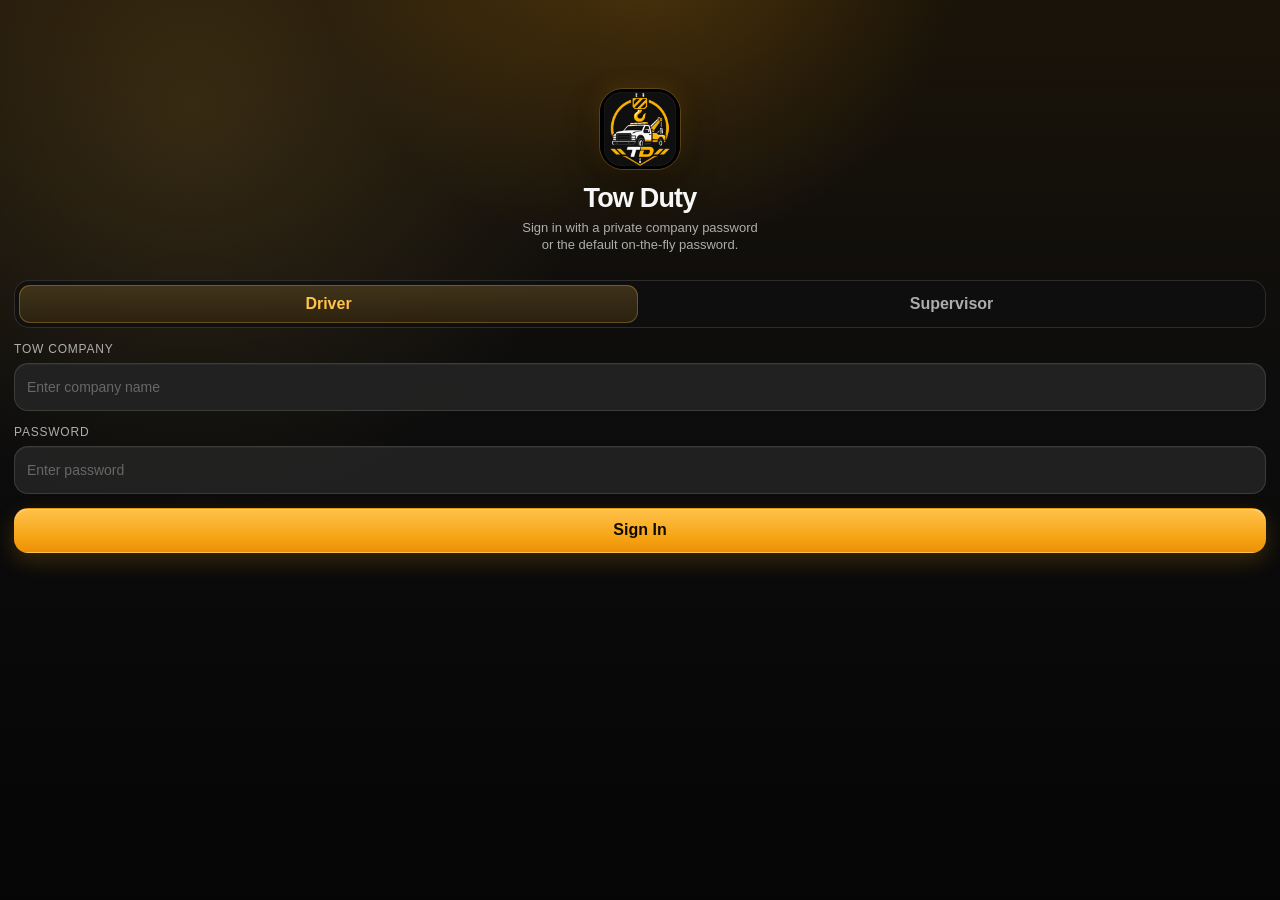
<file: phone/index.html>
<!doctype html>
<html lang="en">
<head>
    <meta charset="utf-8" />
    <meta name="viewport" content="width=device-width, initial-scale=1" />
    <title>Tow Duty</title>
    <link rel="stylesheet" href="style.css" />
</head>
<body>
    <main class="app-shell">
        <section id="loginView" class="view">
            <div class="hero">
                <img class="app-icon" src="icon.png" alt="Tow Duty icon" />
                <h1>Tow Duty</h1>
                <p id="loginSubtitle">Sign in with a private company password or the default on-the-fly password.</p>
            </div>

            <div id="loginModeTabs" class="mode-tabs" aria-label="Sign-in type">
                <button id="driverModeBtn" class="mode-tab active" type="button">Driver</button>
                <button id="supervisorModeBtn" class="mode-tab" type="button">Supervisor</button>
            </div>

            <div id="driverLoginForm" class="login-form">
                <label class="field">
                    <span>Tow company</span>
                    <input id="companyInput" type="text" autocomplete="off" placeholder="Enter company name" />
                </label>

                <label class="field">
                    <span>Password</span>
                    <input id="passwordInput" type="password" autocomplete="off" placeholder="Enter password" />
                </label>

                <button id="loginBtn" class="primary" type="button">Sign In</button>
                <div id="loginError" class="error hidden"></div>
            </div>

            <div id="supervisorLoginForm" class="login-form hidden">
                <div class="info-card compact">
                    <div class="status-icon">S</div>
                    <div>
                        <strong>Company supervisor</strong>
                        <small>Your FiveM identifier must be listed for this company in the config.</small>
                    </div>
                </div>

                <label class="field">
                    <span>Company</span>
                    <input id="supervisorCompanyInput" type="text" autocomplete="off" placeholder="Enter managed company" />
                </label>

                <label class="field">
                    <span>Supervisor password <small>(if required)</small></span>
                    <input id="supervisorPasswordInput" type="password" autocomplete="off" placeholder="Optional company password" />
                </label>

                <button id="supervisorLoginBtn" class="primary" type="button">Open Supervisor Panel</button>
                <div id="supervisorLoginError" class="error hidden"></div>
            </div>

            <button id="loginBackBtn" class="ghost wide hidden" type="button">Back</button>
        </section>

        <section id="dutyView" class="view hidden">
            <header class="topbar">
                <div class="title-block">
                    <p class="eyebrow">Signed in</p>
                    <h1 id="companyTitle">Tow</h1>
                </div>
                <div class="topbar-actions">
                    <button id="manageBtn" class="ghost hidden" type="button">Manage</button>
                    <button id="logoutBtn" class="ghost" type="button">Sign out</button>
                </div>
            </header>

            <div id="offerCard" class="offer hidden">
                <p class="eyebrow">Incoming call</p>
                <h2 id="offerTitle">Tow Call</h2>
                <p id="offerMeta">Waiting for response</p>
                <div class="button-row">
                    <button id="acceptOfferBtn" class="primary" type="button">Accept</button>
                    <button id="rejectOfferBtn" class="danger" type="button">Reject</button>
                </div>
            </div>

            <label class="switch-row">
                <input id="phoneOnlyToggle" type="checkbox" />
                <span>
                    <strong>Phone-only alerts</strong>
                    <small>Hide the top-screen prompt and use phone notifications/app alerts.</small>
                </span>
            </label>

            <div class="status-card">
                <div class="status-icon">TD</div>
                <div>
                    <strong>Tow Duty active</strong>
                    <small>You will only receive tow calls while signed in through this app.</small>
                </div>
            </div>

            <section class="queue-section">
                <div class="queue-head">
                    <div>
                        <p class="eyebrow">Queue</p>
                        <h2 id="queueCount">0 calls</h2>
                    </div>
                    <button id="refreshBtn" class="ghost" type="button">Refresh</button>
                </div>
                <div id="queueList" class="queue-list"></div>
            </section>
        </section>

        <section id="supervisorView" class="view hidden">
            <header class="topbar supervisor-topbar">
                <div class="title-block">
                    <p class="eyebrow">Supervisor panel</p>
                    <h1 id="supervisorCompanyTitle">Company</h1>
                </div>
                <div class="topbar-actions">
                    <button id="supervisorDutyBtn" class="ghost" type="button">Tow duty</button>
                    <button id="supervisorLogoutBtn" class="ghost" type="button">Exit</button>
                </div>
            </header>

            <div class="info-card management-card">
                <div class="status-icon">S</div>
                <div>
                    <strong>Company settings</strong>
                    <small>You can only view and edit the company assigned to your supervisor account.</small>
                </div>
            </div>

            <section class="settings-card">
                <div class="settings-heading">
                    <p class="eyebrow">Public identity</p>
                    <h2>Company details</h2>
                </div>

                <label class="field">
                    <span>Company display name</span>
                    <input id="managedCompanyNameInput" type="text" autocomplete="off" placeholder="Company name" />
                </label>

                <div class="divider"></div>

                <div class="settings-heading">
                    <p class="eyebrow">Driver access</p>
                    <h2>Change duty password</h2>
                    <small>Leave both password fields blank to keep the current password.</small>
                </div>

                <label class="field">
                    <span>New driver password</span>
                    <input id="managedPasswordInput" type="password" autocomplete="off" placeholder="New password" />
                </label>

                <label class="field">
                    <span>Confirm driver password</span>
                    <input id="managedPasswordConfirmInput" type="password" autocomplete="off" placeholder="Confirm password" />
                </label>

                <button id="saveCompanyBtn" class="primary" type="button">Save Company Settings</button>
                <div id="supervisorFeedback" class="feedback hidden"></div>
            </section>

            <div class="security-note">
                <strong>Restricted access</strong>
                <small>This panel never displays another company's settings or its current driver password.</small>
            </div>
        </section>
    </main>

    <script src="app.js"></script>
</body>
</html>
</file>
<file: phone/style.css>
* {
    box-sizing: border-box;
}

:root {
    --td-bg: #080808;
    --td-bg-soft: #111111;
    --td-panel: rgba(25, 25, 25, 0.94);
    --td-card: rgba(35, 35, 35, 0.92);
    --td-card-strong: rgba(44, 44, 44, 0.96);
    --td-border: rgba(255, 255, 255, 0.12);
    --td-border-gold: rgba(255, 171, 24, 0.38);
    --td-gold: #f6a313;
    --td-gold-light: #ffc24b;
    --td-gold-dark: #c77b00;
    --td-text: #f7f7f7;
    --td-muted: rgba(247, 247, 247, 0.68);
    --td-soft: rgba(247, 247, 247, 0.44);
    --td-danger: #2b2220;
    --td-danger-border: rgba(255, 126, 73, 0.42);
}

html,
body {
    width: 100%;
    min-height: 100%;
}

body {
    margin: 0;
    min-height: 100vh;
    background: var(--td-bg);
    color: var(--td-text);
    font-family: Inter, Arial, Helvetica, sans-serif;
    overflow-x: hidden;
}

button,
input {
    font: inherit;
}

button {
    -webkit-tap-highlight-color: transparent;
}

.hidden {
    display: none !important;
}

.app-shell {
    min-height: 100vh;
    padding: 66px 14px 24px;
    background:
        radial-gradient(circle at 50% -8%, rgba(246, 163, 19, 0.24), transparent 28%),
        radial-gradient(circle at 15% 12%, rgba(255, 194, 75, 0.14), transparent 30%),
        linear-gradient(180deg, #1a1308 0%, #0d0d0d 42%, #050505 100%);
}

.view {
    display: flex;
    flex-direction: column;
    gap: 14px;
}

#loginView {
    padding-top: 20px;
}

#dutyView {
    padding-top: 10px;
}

.hero {
    padding: 2px 6px 12px;
    text-align: center;
}

.app-icon {
    width: 82px;
    height: 82px;
    margin: 0 auto 14px;
    border-radius: 24px;
    display: block;
    object-fit: cover;
    border: 1px solid rgba(255, 194, 75, 0.22);
    box-shadow: 0 16px 35px rgba(0, 0, 0, 0.46), 0 0 22px rgba(246, 163, 19, 0.16);
}

h1,
h2,
p {
    margin: 0;
}

h1 {
    font-size: 27px;
    line-height: 1.05;
    font-weight: 850;
    letter-spacing: -0.03em;
}

h2 {
    font-size: 18px;
    line-height: 1.16;
    font-weight: 800;
    letter-spacing: -0.015em;
}

.hero p {
    max-width: 240px;
    margin: 8px auto 0;
    font-size: 13px;
    line-height: 1.28;
    color: var(--td-muted);
}

small,
.empty,
.meta,
#offerMeta {
    color: var(--td-muted);
}

.field {
    display: flex;
    flex-direction: column;
    gap: 7px;
    color: var(--td-muted);
    font-size: 12px;
    text-transform: uppercase;
    letter-spacing: 0.065em;
}

.field input {
    width: 100%;
    min-height: 48px;
    border: 1px solid var(--td-border);
    border-radius: 14px;
    background: var(--td-card);
    color: #fff;
    padding: 0 12px;
    outline: none;
    font-size: 14px;
    text-transform: none;
    letter-spacing: normal;
    box-shadow: inset 0 1px 0 rgba(255, 255, 255, 0.04);
}

.field input::placeholder {
    color: rgba(247, 247, 247, 0.33);
}

.field input:focus {
    border-color: rgba(255, 194, 75, 0.72);
    box-shadow: 0 0 0 3px rgba(246, 163, 19, 0.11);
}

.primary,
.danger,
.ghost {
    border-radius: 14px;
    padding: 12px 14px;
    cursor: pointer;
    font-weight: 850;
    border: 1px solid transparent;
    min-height: 45px;
}

.primary {
    background: linear-gradient(180deg, var(--td-gold-light) 0%, var(--td-gold) 68%, #ec9008 100%);
    color: #120b00;
    box-shadow: 0 8px 22px rgba(246, 163, 19, 0.2), inset 0 1px 0 rgba(255, 255, 255, 0.28);
}

.primary:active {
    transform: translateY(1px);
}

.danger {
    background: var(--td-danger);
    color: #fff;
    border-color: var(--td-danger-border);
}

.ghost {
    min-height: 38px;
    padding: 9px 12px;
    background: rgba(255, 255, 255, 0.1);
    color: #fff;
    border-color: rgba(255, 255, 255, 0.08);
}

.error {
    border: 1px solid rgba(239, 68, 68, 0.42);
    background: rgba(239, 68, 68, 0.14);
    color: #fecaca;
    border-radius: 14px;
    padding: 10px 12px;
    font-size: 13px;
    line-height: 1.3;
}

.topbar,
.queue-head,
.call-top {
    display: flex;
    align-items: center;
    justify-content: space-between;
    gap: 10px;
}

.topbar h1 {
    max-width: 150px;
    overflow: hidden;
    text-overflow: ellipsis;
    white-space: nowrap;
}

.eyebrow {
    color: var(--td-soft);
    font-size: 11px;
    text-transform: uppercase;
    letter-spacing: 0.085em;
    margin-bottom: 4px;
}

.offer,
.switch-row,
.call-card,
.empty,
.status-card {
    border: 1px solid var(--td-border);
    border-radius: 17px;
    background: var(--td-panel);
    box-shadow: inset 0 1px 0 rgba(255, 255, 255, 0.035);
}

.offer {
    padding: 14px;
    display: flex;
    flex-direction: column;
    gap: 10px;
    border-color: var(--td-border-gold);
    background:
        radial-gradient(circle at 12% 0%, rgba(246, 163, 19, 0.16), transparent 48%),
        var(--td-panel);
}

#offerMeta {
    font-size: 13px;
    line-height: 1.32;
}

.button-row {
    display: grid;
    grid-template-columns: 1fr 1fr;
    gap: 10px;
}

.switch-row {
    display: grid;
    grid-template-columns: auto 1fr;
    gap: 11px;
    align-items: center;
    padding: 12px;
}

.switch-row input {
    appearance: none;
    -webkit-appearance: none;
    width: 42px;
    height: 24px;
    margin: 0;
    border-radius: 999px;
    border: 1px solid rgba(255, 255, 255, 0.16);
    background: rgba(255, 255, 255, 0.12);
    position: relative;
    outline: none;
    transition: background 140ms ease, border-color 140ms ease;
}

.switch-row input::after {
    content: "";
    position: absolute;
    width: 18px;
    height: 18px;
    left: 2px;
    top: 2px;
    border-radius: 999px;
    background: #f7f7f7;
    transition: transform 140ms ease;
}

.switch-row input:checked {
    background: var(--td-gold);
    border-color: var(--td-gold-light);
}

.switch-row input:checked::after {
    transform: translateX(18px);
    background: #120b00;
}

.switch-row input:disabled {
    opacity: 0.82;
}

.switch-row span,
.status-card div {
    display: flex;
    flex-direction: column;
    gap: 3px;
}

.switch-row strong,
.status-card strong {
    font-size: 14px;
    line-height: 1.1;
}

.switch-row small,
.status-card small {
    font-size: 12px;
    line-height: 1.24;
}

.status-card {
    display: grid;
    grid-template-columns: auto 1fr;
    gap: 10px;
    align-items: center;
    padding: 12px;
}

.status-icon {
    width: 36px;
    height: 36px;
    border-radius: 12px;
    display: grid;
    place-items: center;
    background: linear-gradient(180deg, var(--td-gold-light), var(--td-gold));
    color: #120b00;
    font-size: 12px;
    font-weight: 950;
    letter-spacing: -0.05em;
    box-shadow: 0 8px 18px rgba(246, 163, 19, 0.18);
}

.queue-section {
    display: flex;
    flex-direction: column;
    gap: 10px;
}

.queue-list {
    display: flex;
    flex-direction: column;
    gap: 10px;
}

.call-card {
    padding: 12px;
}

.call-title {
    font-weight: 850;
    font-size: 14px;
    line-height: 1.2;
    min-width: 0;
    overflow: hidden;
    text-overflow: ellipsis;
    white-space: nowrap;
}

.status {
    flex: 0 0 auto;
    padding: 5px 8px 4px;
    border-radius: 999px;
    background: rgba(246, 163, 19, 0.18);
    color: #ffd98a;
    font-size: 10px;
    font-weight: 850;
    text-transform: uppercase;
    border: 1px solid rgba(246, 163, 19, 0.26);
}

.meta {
    margin-top: 9px;
    display: grid;
    grid-template-columns: 1fr 1fr;
    gap: 6px 8px;
    font-size: 12px;
    line-height: 1.25;
}

.call-actions {
    margin-top: 11px;
    display: grid;
    grid-template-columns: 1fr;
    gap: 8px;
}

.call-actions.two {
    grid-template-columns: 1fr 1fr;
}

.call-actions button:disabled {
    opacity: 0.45;
    cursor: not-allowed;
    transform: none;
}

.empty {
    padding: 22px 12px;
    text-align: center;
    font-size: 13px;
    line-height: 1.3;
    background: rgba(35, 35, 35, 0.78);
}

@media (max-height: 620px) {
    .app-shell {
        padding-top: 42px;
    }

    #loginView {
        padding-top: 8px;
    }

    .app-icon {
        width: 72px;
        height: 72px;
        margin-bottom: 12px;
    }

    .hero {
        padding-bottom: 8px;
    }

    .hero p {
        font-size: 12px;
    }
}

/* Driver / supervisor navigation */
.mode-tabs {
    display: grid;
    grid-template-columns: 1fr 1fr;
    gap: 4px;
    padding: 4px;
    border: 1px solid var(--td-border);
    border-radius: 15px;
    background: rgba(15, 15, 15, 0.82);
}

.mode-tab {
    min-height: 38px;
    border: 0;
    border-radius: 11px;
    background: transparent;
    color: var(--td-muted);
    font-weight: 800;
    cursor: pointer;
}

.mode-tab.active {
    background: linear-gradient(180deg, rgba(255, 194, 75, 0.2), rgba(246, 163, 19, 0.12));
    color: var(--td-gold-light);
    box-shadow: inset 0 0 0 1px rgba(255, 194, 75, 0.28);
}

.login-form {
    display: flex;
    flex-direction: column;
    gap: 14px;
}

.topbar-actions {
    display: flex;
    align-items: center;
    justify-content: flex-end;
    gap: 6px;
}

.topbar-actions .ghost {
    min-height: 36px;
    padding: 8px 10px;
    font-size: 12px;
}

.title-block {
    min-width: 0;
    flex: 1 1 auto;
}

.wide {
    width: 100%;
}

.info-card,
.settings-card,
.security-note {
    border: 1px solid var(--td-border);
    border-radius: 17px;
    background: var(--td-panel);
    box-shadow: inset 0 1px 0 rgba(255, 255, 255, 0.035);
}

.info-card {
    display: grid;
    grid-template-columns: auto 1fr;
    gap: 10px;
    align-items: center;
    padding: 12px;
}

.info-card.compact {
    background:
        radial-gradient(circle at 0% 0%, rgba(246, 163, 19, 0.14), transparent 48%),
        var(--td-panel);
    border-color: rgba(246, 163, 19, 0.24);
}

.info-card div,
.security-note {
    display: flex;
    flex-direction: column;
    gap: 4px;
}

.info-card strong,
.security-note strong {
    font-size: 14px;
    line-height: 1.15;
}

.info-card small,
.security-note small,
.settings-heading small {
    color: var(--td-muted);
    font-size: 12px;
    line-height: 1.3;
}

.management-card {
    border-color: var(--td-border-gold);
    background:
        radial-gradient(circle at 0% 0%, rgba(246, 163, 19, 0.16), transparent 52%),
        var(--td-panel);
}

.settings-card {
    display: flex;
    flex-direction: column;
    gap: 14px;
    padding: 14px;
}

.settings-heading {
    display: flex;
    flex-direction: column;
    gap: 3px;
}

.divider {
    height: 1px;
    background: var(--td-border);
    margin: 1px 0;
}

.security-note {
    padding: 12px;
    border-color: rgba(246, 163, 19, 0.22);
    background: rgba(246, 163, 19, 0.08);
}

.feedback {
    border-radius: 14px;
    padding: 10px 12px;
    font-size: 13px;
    line-height: 1.3;
    border: 1px solid rgba(239, 68, 68, 0.42);
    background: rgba(239, 68, 68, 0.14);
    color: #fecaca;
}

.feedback.success {
    border-color: rgba(246, 163, 19, 0.4);
    background: rgba(246, 163, 19, 0.12);
    color: #ffe0a3;
}

.primary:disabled,
.ghost:disabled,
.danger:disabled {
    opacity: 0.55;
    cursor: not-allowed;
    transform: none;
}

#supervisorView {
    padding-top: 10px;
}

.supervisor-topbar h1 {
    max-width: 132px;
}

@media (max-width: 340px) {
    .topbar-actions {
        gap: 4px;
    }

    .topbar-actions .ghost {
        padding: 8px;
        font-size: 11px;
    }

    .supervisor-topbar h1 {
        max-width: 110px;
    }
}
</file>
